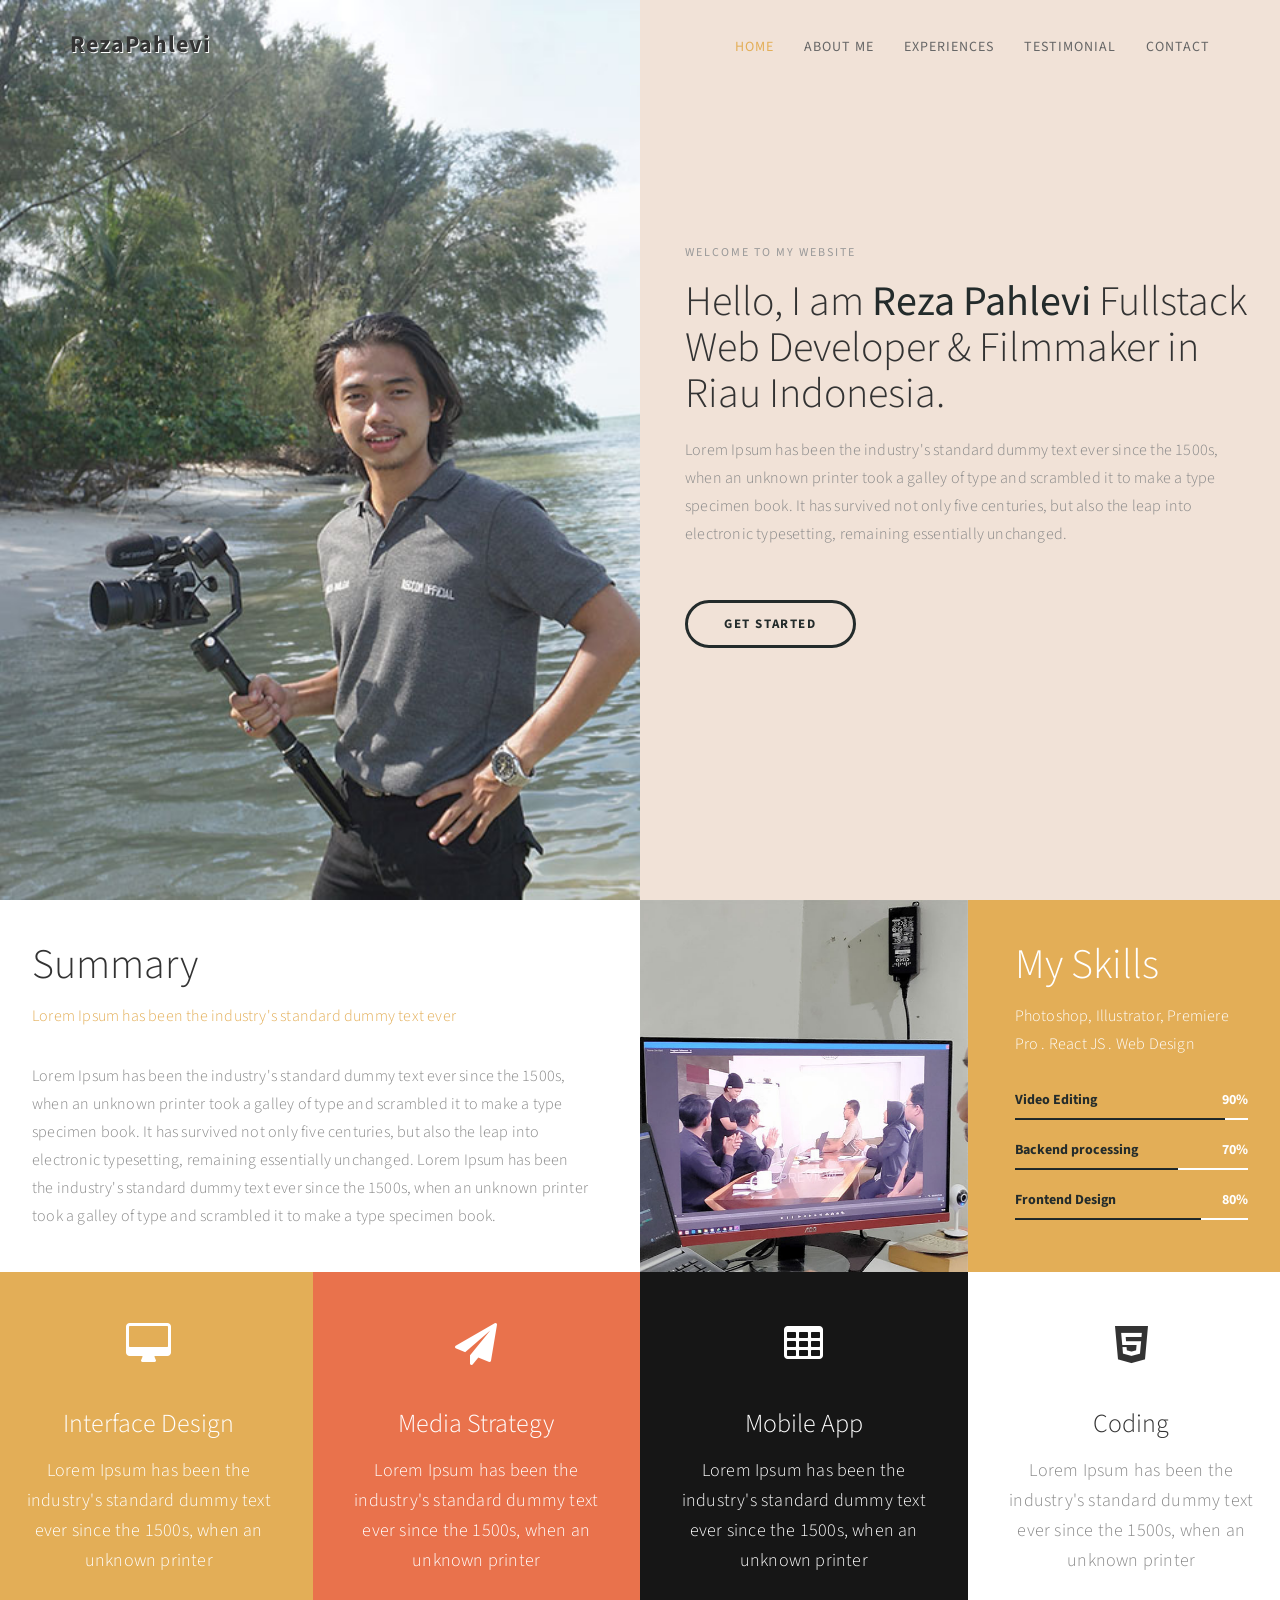
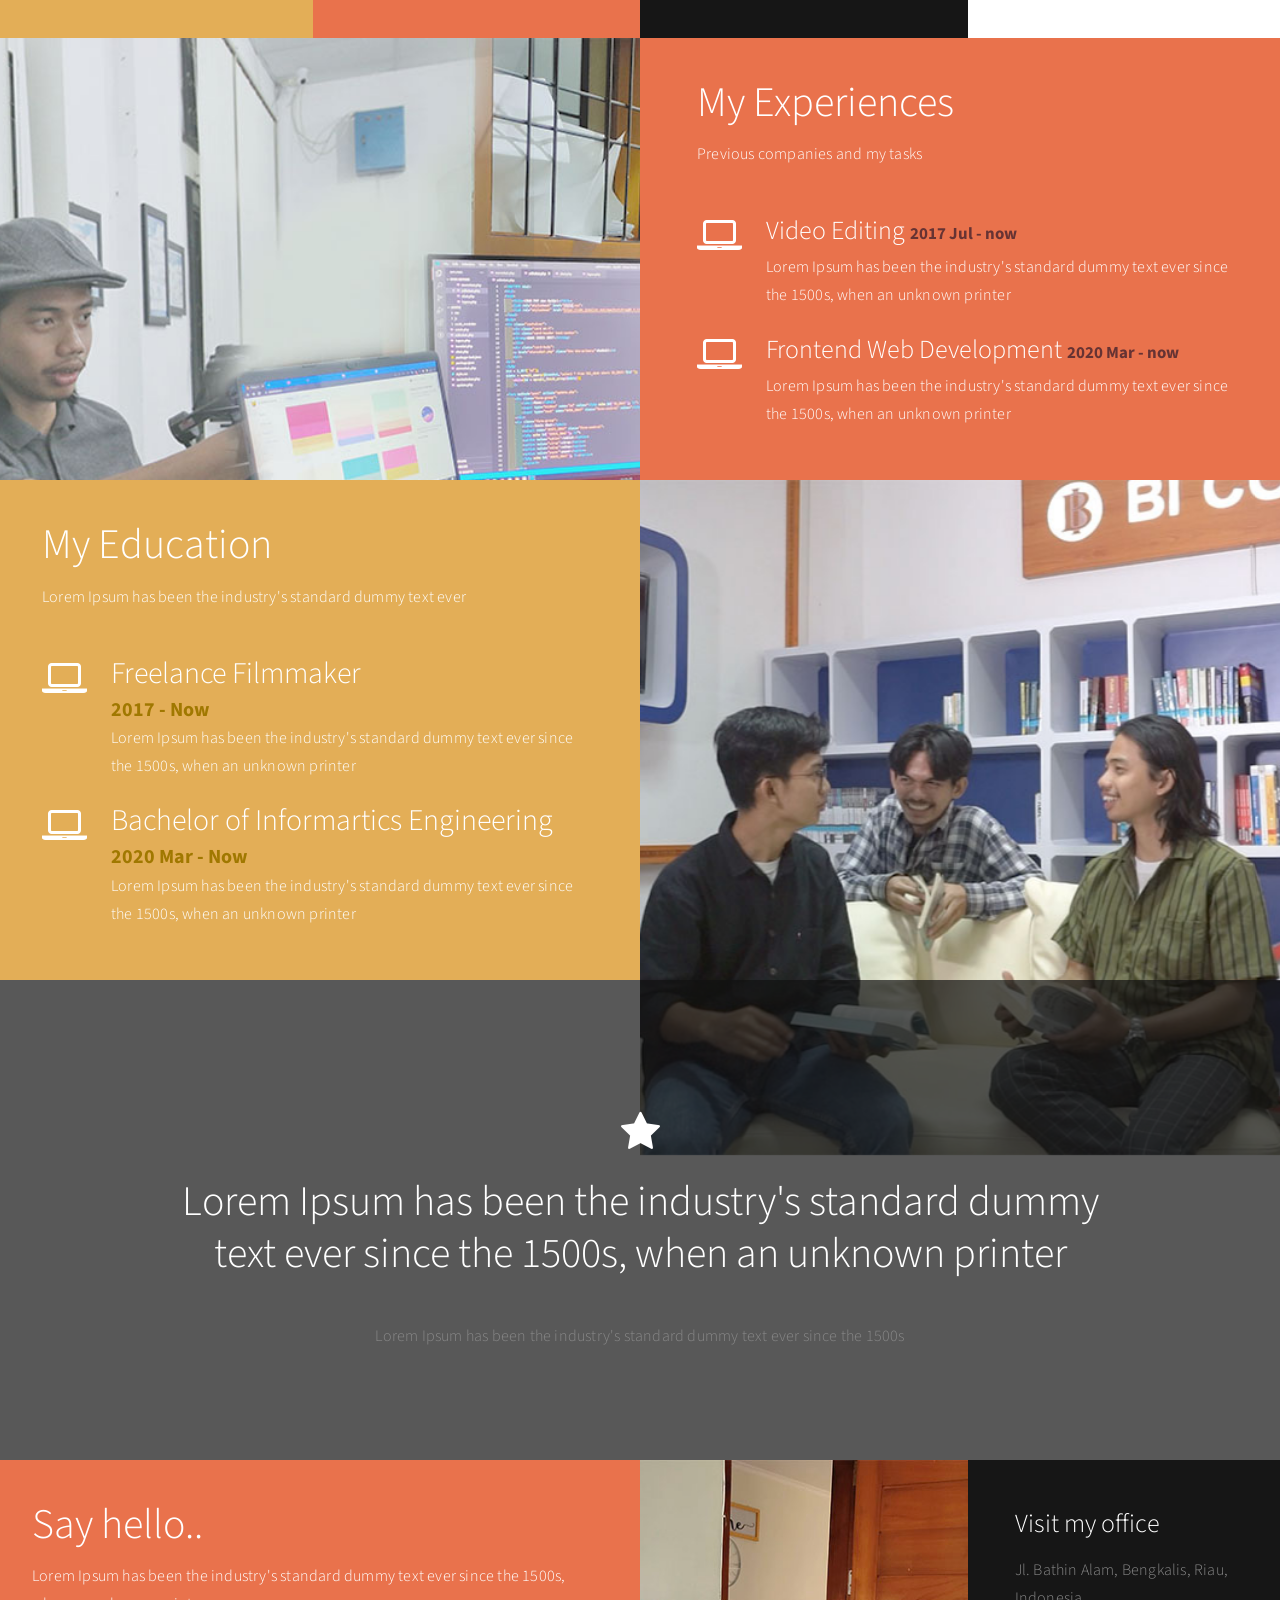
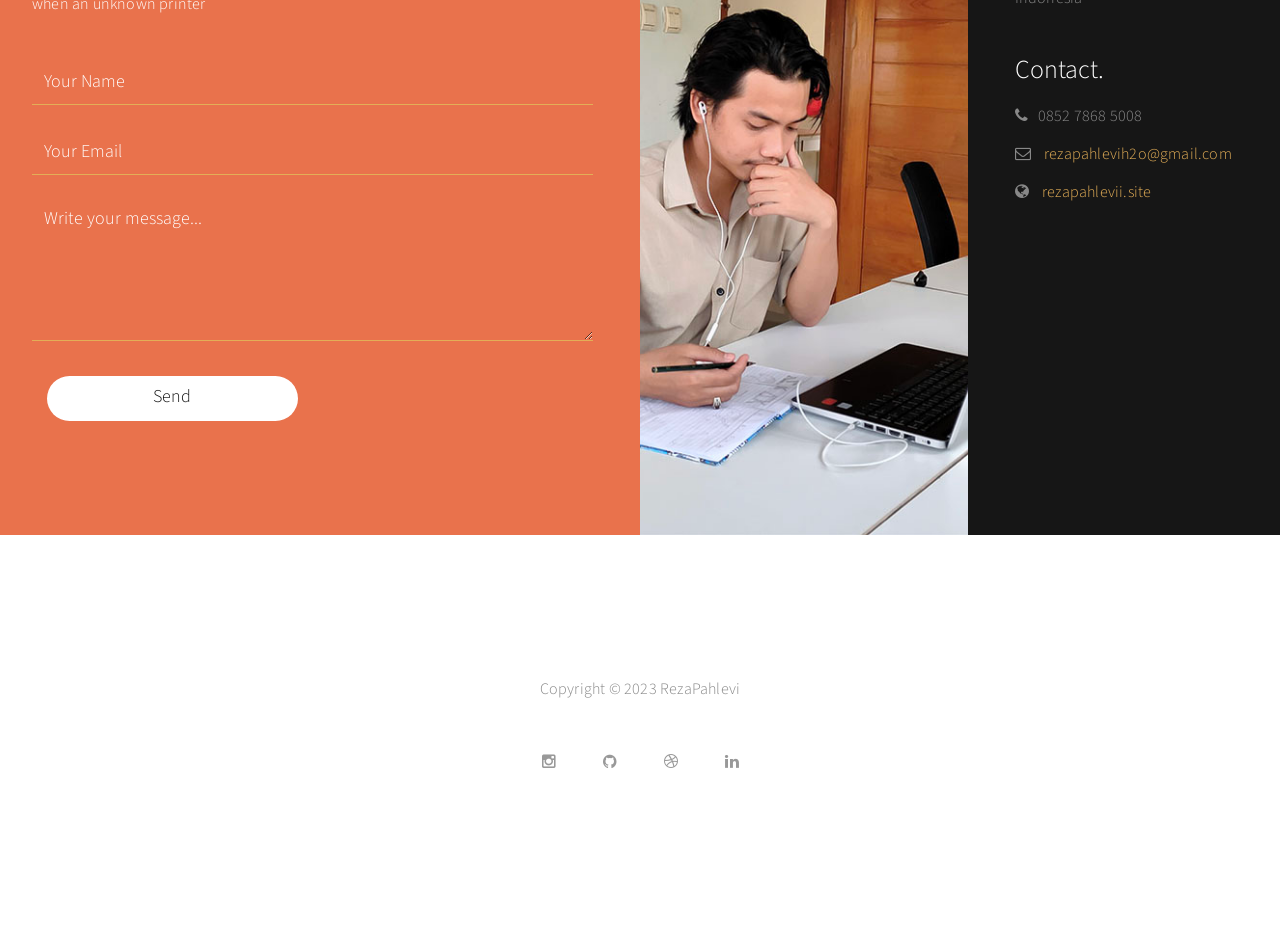
<file: index.html>
<!DOCTYPE html>
<html lang="en">
  <head>
    <meta charset="UTF-8" />
    <meta http-equiv="X-UA-Compatible" content="IE=Edge" />
    <meta name="description" content="" />
    <meta name="keywords" content="" />
    <meta name="author" content="" />
    <meta
      name="viewport"
      content="width=device-width, initial-scale=1, maximum-scale=1"
    />

    <title>Portofolio</title>
    <link rel="stylesheet" href="css/bootstrap.min.css" />
    <link rel="stylesheet" href="css/animate.css" />
    <link rel="stylesheet" href="css/font-awesome.min.css" />
    <link rel="stylesheet" href="css/templatemo-style.css" />

    <link
      href="https://fonts.googleapis.com/css?family=Source+Sans+Pro:300,400,700"
      rel="stylesheet"
    />
  </head>
  <body data-spy="scroll" data-target=".navbar-collapse" data-offset="50">
    <!-- PRE LOADER -->

    <div class="preloader">
      <div class="spinner">
        <span class="spinner-rotate"></span>
      </div>
    </div>

    <!-- Navigation Section -->

    <div class="navbar navbar-fixed-top custom-navbar" role="navigation">
      <div class="container">
        <!-- navbar header -->
        <div class="navbar-header">
          <button
            class="navbar-toggle"
            data-toggle="collapse"
            data-target=".navbar-collapse"
          >
            <span class="icon icon-bar"></span>
            <span class="icon icon-bar"></span>
            <span class="icon icon-bar"></span>
          </button>
          <a href="#" class="navbar-brand">RezaPahlevi</a>
        </div>

        <div class="collapse navbar-collapse">
          <ul class="nav navbar-nav navbar-right">
            <li><a href="#home" class="smoothScroll">Home</a></li>
            <li><a href="#about" class="smoothScroll">About Me</a></li>
            <li><a href="#experience" class="smoothScroll">Experiences</a></li>
            <li><a href="#quotes" class="smoothScroll">Testimonial</a></li>
            <li><a href="#contact" class="smoothScroll">Contact</a></li>
          </ul>
        </div>
      </div>
    </div>

    <!-- Home Section -->

    <section id="home" class="parallax-section">
      <div class="container">
        <div class="row">
          <div class="col-md-6 col-sm-6">
            <div class="home-img"></div>
          </div>

          <div class="col-md-6 col-sm-6">
            <div class="home-thumb">
              <div class="section-title">
                <h4 class="wow fadeInUp" data-wow-delay="0.3s">
                  welcome to my website
                </h4>
                <h1 class="wow fadeInUp" data-wow-delay="0.6s">
                  Hello, I am <strong>Reza Pahlevi</strong> Fullstack Web
                  Developer & Filmmaker in Riau Indonesia.
                </h1>
                <p class="wow fadeInUp" data-wow-delay="0.9s">
                  Lorem Ipsum has been the industry's standard dummy text ever
                  since the 1500s, when an unknown printer took a galley of type
                  and scrambled it to make a type specimen book. It has survived
                  not only five centuries, but also the leap into electronic
                  typesetting, remaining essentially unchanged.
                </p>

                <a
                  href="#about"
                  class="wow fadeInUp smoothScroll section-btn btn btn-success"
                  data-wow-delay="1.4s"
                  >Get Started</a
                >
              </div>
            </div>
          </div>
        </div>
      </div>
    </section>

    <!-- About Section -->

    <section id="about" class="parallax-section">
      <div class="container">
        <div class="row">
          <div class="col-md-6 col-sm-12">
            <div class="about-thumb">
              <div class="wow fadeInUp section-title" data-wow-delay="0.4s">
                <h1>Summary</h1>
                <p class="color-yellow">
                  Lorem Ipsum has been the industry's standard dummy text ever
                </p>
              </div>
              <div class="wow fadeInUp" data-wow-delay="0.8s">
                <p>
                  Lorem Ipsum has been the industry's standard dummy text ever
                  since the 1500s, when an unknown printer took a galley of type
                  and scrambled it to make a type specimen book. It has survived
                  not only five centuries, but also the leap into electronic
                  typesetting, remaining essentially unchanged. Lorem Ipsum has
                  been the industry's standard dummy text ever since the 1500s,
                  when an unknown printer took a galley of type and scrambled it
                  to make a type specimen book.
                </p>
              </div>
            </div>
          </div>

          <div class="col-md-3 col-sm-6">
            <div class="background-image about-img"></div>
          </div>

          <div class="bg-yellow col-md-3 col-sm-6">
            <div class="skill-thumb">
              <div
                class="wow fadeInUp section-title color-white"
                data-wow-delay="1.2s"
              >
                <h1>My Skills</h1>
                <p class="color-white">
                  Photoshop, Illustrator, Premiere Pro . React JS . Web Design
                </p>
              </div>

              <div class="wow fadeInUp skills-thumb" data-wow-delay="1.6s">
                <strong>Video Editing</strong>
                <span class="color-white pull-right">90%</span>
                <div class="progress">
                  <div
                    class="progress-bar progress-bar-primary"
                    role="progressbar"
                    aria-valuenow="90"
                    aria-valuemin="0"
                    aria-valuemax="100"
                    style="width: 90%"
                  ></div>
                </div>

                <strong>Backend processing</strong>
                <span class="color-white pull-right">70%</span>
                <div class="progress">
                  <div
                    class="progress-bar progress-bar-primary"
                    role="progressbar"
                    aria-valuenow="70"
                    aria-valuemin="0"
                    aria-valuemax="100"
                    style="width: 70%"
                  ></div>
                </div>

                <strong>Frontend Design</strong>
                <span class="color-white pull-right">80%</span>
                <div class="progress">
                  <div
                    class="progress-bar progress-bar-primary"
                    role="progressbar"
                    aria-valuenow="80"
                    aria-valuemin="0"
                    aria-valuemax="100"
                    style="width: 80%"
                  ></div>
                </div>
              </div>
            </div>
          </div>
        </div>
      </div>
    </section>

    <!-- Service Section -->

    <section id="service" class="parallax-section">
      <div class="container">
        <div class="row">
          <div class="bg-yellow col-md-3 col-sm-6">
            <div
              class="wow fadeInUp color-white service-thumb"
              data-wow-delay="0.8s"
            >
              <i class="fa fa-desktop"></i>
              <h3>Interface Design</h3>
              <p class="color-white">
                Lorem Ipsum has been the industry's standard dummy text ever
                since the 1500s, when an unknown printer
              </p>
            </div>
          </div>

          <div class="col-md-3 col-sm-6">
            <div
              class="wow fadeInUp color-white service-thumb"
              data-wow-delay="1.2s"
            >
              <i class="fa fa-paper-plane"></i>
              <h3>Media Strategy</h3>
              <p class="color-white">
                Lorem Ipsum has been the industry's standard dummy text ever
                since the 1500s, when an unknown printer
              </p>
            </div>
          </div>

          <div class="bg-dark col-md-3 col-sm-6">
            <div
              class="wow fadeInUp color-white service-thumb"
              data-wow-delay="1.6s"
            >
              <i class="fa fa-table"></i>
              <h3>Mobile App</h3>
              <p class="color-white">
                Lorem Ipsum has been the industry's standard dummy text ever
                since the 1500s, when an unknown printer
              </p>
            </div>
          </div>

          <div class="bg-white col-md-3 col-sm-6">
            <div class="wow fadeInUp service-thumb" data-wow-delay="1.8s">
              <i class="fa fa-html5"></i>
              <h3>Coding</h3>
              <p>
                Lorem Ipsum has been the industry's standard dummy text ever
                since the 1500s, when an unknown printer
              </p>
            </div>
          </div>
        </div>
      </div>
    </section>

    <!-- Experience Section -->

    <section id="experience" class="parallax-section">
      <div class="container">
        <div class="row">
          <div class="col-md-6 col-sm-6">
            <div class="background-image experience-img"></div>
          </div>

          <div class="col-md-6 col-sm-6">
            <div class="color-white experience-thumb">
              <div class="wow fadeInUp section-title" data-wow-delay="0.8s">
                <h1>My Experiences</h1>
                <p class="color-white">Previous companies and my tasks</p>
              </div>

              <div class="wow fadeInUp color-white media" data-wow-delay="1.2s">
                <div class="media-object media-left">
                  <i class="fa fa-laptop"></i>
                </div>
                <div class="media-body">
                  <h3 class="media-heading">
                    Video Editing <small>2017 Jul - now</small>
                  </h3>
                  <p class="color-white">
                    Lorem Ipsum has been the industry's standard dummy text ever
                    since the 1500s, when an unknown printer
                  </p>
                </div>
              </div>

              <div class="wow fadeInUp color-white media" data-wow-delay="1.6s">
                <div class="media-object media-left">
                  <i class="fa fa-laptop"></i>
                </div>
                <div class="media-body">
                  <h3 class="media-heading">
                    Frontend Web Development <small>2020 Mar - now</small>
                  </h3>
                  <p class="color-white">
                    Lorem Ipsum has been the industry's standard dummy text ever
                    since the 1500s, when an unknown printer
                  </p>
                </div>
              </div>
            </div>
          </div>
        </div>
      </div>
    </section>

    <!-- Education Section -->

    <section id="education" class="parallax-section">
      <div class="container">
        <div class="row">
          <div class="col-md-6 col-sm-6">
            <div class="color-white education-thumb">
              <div class="wow fadeInUp section-title" data-wow-delay="0.8s">
                <h1>My Education</h1>
                <p class="color-white">
                  Lorem Ipsum has been the industry's standard dummy text ever
                </p>
              </div>

              <div class="wow fadeInUp color-white media" data-wow-delay="1.2s">
                <div class="media-object media-left">
                  <i class="fa fa-laptop"></i>
                </div>
                <div class="media-body">
                  <h3 class="media-heading">Freelance Filmmaker</h3>
                  <small>2017 - Now</small>
                  <p class="color-white">
                    Lorem Ipsum has been the industry's standard dummy text ever
                    since the 1500s, when an unknown printer
                  </p>
                </div>
              </div>

              <div class="wow fadeInUp color-white media" data-wow-delay="1.6s">
                <div class="media-object media-left">
                  <i class="fa fa-laptop"></i>
                </div>
                <div class="media-body">
                  <h3 class="media-heading">
                    Bachelor of Informartics Engineering
                  </h3>
                  <small>2020 Mar - Now</small>
                  <p class="color-white">
                    Lorem Ipsum has been the industry's standard dummy text ever
                    since the 1500s, when an unknown printer
                  </p>
                </div>
              </div>
            </div>
          </div>

          <div class="col-md-6 col-sm-6">
            <div class="background-image education-img"></div>
          </div>
        </div>
      </div>
    </section>

    <!-- Quotes Section -->

    <section id="quotes" class="parallax-section">
      <div class="overlay"></div>
      <div class="container">
        <div class="row">
          <div class="col-md-offset-1 col-md-10 col-sm-12">
            <i class="wow fadeInUp fa fa-star" data-wow-delay="0.6s"></i>
            <h2 class="wow fadeInUp" data-wow-delay="0.8s">
              Lorem Ipsum has been the industry's standard dummy text ever since
              the 1500s, when an unknown printer
            </h2>
            <p class="wow fadeInUp" data-wow-delay="1s">
              Lorem Ipsum has been the industry's standard dummy text ever since
              the 1500s
            </p>
          </div>
        </div>
      </div>
    </section>

    <!-- Contact Section -->

    <section id="contact" class="parallax-section">
      <div class="container">
        <div class="row">
          <div class="col-md-6 col-sm-12">
            <div class="contact-form">
              <div class="wow fadeInUp section-title" data-wow-delay="0.2s">
                <h1 class="color-white">Say hello..</h1>
                <p class="color-white">
                  Lorem Ipsum has been the industry's standard dummy text ever
                  since the 1500s, when an unknown printer
                </p>
              </div>

              <div id="contact-form">
                <form action="#template-mo" method="post">
                  <div class="wow fadeInUp" data-wow-delay="1s">
                    <input
                      name="fullname"
                      type="text"
                      class="form-control"
                      id="fullname"
                      placeholder="Your Name"
                    />
                  </div>
                  <div class="wow fadeInUp" data-wow-delay="1.2s">
                    <input
                      name="email"
                      type="email"
                      class="form-control"
                      id="email"
                      placeholder="Your Email"
                    />
                  </div>
                  <div class="wow fadeInUp" data-wow-delay="1.4s">
                    <textarea
                      name="message"
                      rows="5"
                      class="form-control"
                      id="message"
                      placeholder="Write your message..."
                    ></textarea>
                  </div>
                  <div
                    class="wow fadeInUp col-md-6 col-sm-8"
                    data-wow-delay="1.6s"
                  >
                    <input
                      name="submit"
                      type="submit"
                      class="form-control"
                      id="submit"
                      value="Send"
                    />
                  </div>
                </form>
              </div>
            </div>
          </div>

          <div class="col-md-3 col-sm-6">
            <div class="background-image contact-img"></div>
          </div>

          <div class="bg-dark col-md-3 col-sm-6">
            <div class="contact-thumb">
              <div class="wow fadeInUp contact-info" data-wow-delay="0.6s">
                <h3 class="color-white">Visit my office</h3>
                <p>Jl. Bathin Alam, Bengkalis, Riau, Indonesia</p>
              </div>

              <div class="wow fadeInUp contact-info" data-wow-delay="0.8s">
                <h3 class="color-white">Contact.</h3>
                <p><i class="fa fa-phone"></i>0852 7868 5008</p>
                <p>
                  <i class="fa fa-envelope-o"></i>
                  <a href="mailto:rezapahlevih2o@gmail.com"
                    >rezapahlevih2o@gmail.com</a
                  >
                </p>
                <p>
                  <i class="fa fa-globe"></i> <a href="https://rezapahlevii.github.io">rezapahlevii.site</a>
                </p>
              </div>
            </div>
          </div>
        </div>
      </div>
    </section>

    <!-- Footer Section -->

    <footer>
      <div class="container">
        <div class="row">
          <div class="col-md-12 col-sm-12">
            <div class="wow fadeInUp footer-copyright" data-wow-delay="1.8s">
              <p>Copyright &copy; 2023 RezaPahlevi</p>
            </div>
            <ul class="wow fadeInUp social-icon" data-wow-delay="2s">
              <li><a href="https://www.instagram.com/pahlevi_02/" class="fa fa-instagram"></a></li>
              <li><a href="https://github.com/RezaPahlevii" class="fa fa-github"></a></li>
              <li><a href="#" class="fa fa-dribbble"></a></li>
              <li><a href="https://www.linkedin.com/in/reza-pahlevi-h2o/" class="fa fa-linkedin"></a></li>
            </ul>
          </div>
        </div>
      </div>
    </footer>

    <!-- SCRIPTS -->

    <script src="js/jquery.js"></script>
    <script src="js/bootstrap.min.js"></script>
    <script src="js/jquery.parallax.js"></script>
    <script src="js/smoothscroll.js"></script>
    <script src="js/wow.min.js"></script>
    <script src="js/custom.js"></script>
  </body>
</html>
</file>
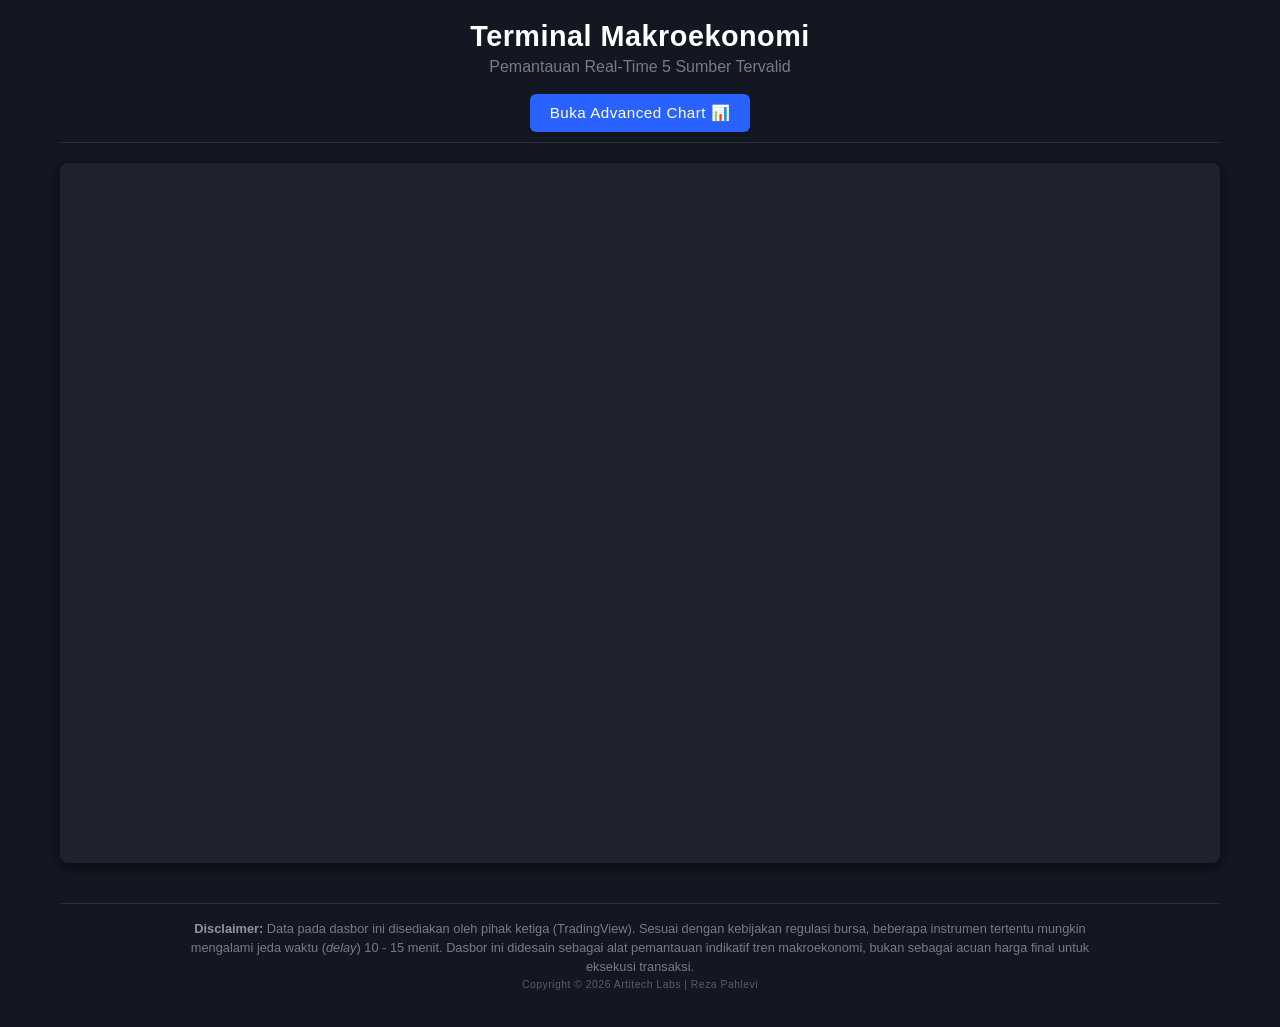
<file: trading/index.html>
<!DOCTYPE html>
<html lang="id">
<head>
    <meta charset="UTF-8">
    <meta name="viewport" content="width=device-width, initial-scale=1.0">
    <title>Dasbor Makro: Emas, Dolar, Minyak</title>
    <link rel="stylesheet" href="style.css">
    <link rel="icon" href="img/logo1.png">
</head>
<body>
    <div class="dashboard-container">
        <header class="header">
            <h1>Terminal Makroekonomi</h1>
            <p>Pemantauan Real-Time 5 Sumber Tervalid</p>
            <nav class="nav-container">
                <a href="chart.html" class="nav-btn">Buka Advanced Chart 📊</a>
            </nav>
        </header>
        <main class="widget-wrapper" id="tradingview-container">
        </main>
        <footer class="disclaimer-note">
             <p><strong>Disclaimer:</strong> Data pada dasbor ini disediakan oleh pihak ketiga (TradingView). Sesuai dengan kebijakan regulasi bursa, beberapa instrumen tertentu mungkin mengalami jeda waktu (<em>delay</em>) 10 - 15 menit. Dasbor ini didesain sebagai alat pemantauan indikatif tren makroekonomi, bukan sebagai acuan harga final untuk eksekusi transaksi.</p>
            <p class="copyright-text">Copyright &copy; 2026 Artitech Labs | Reza Pahlevi</p>
        </footer>
    </div>
    <script src="script.js"></script>
</body>
</html>
</file>
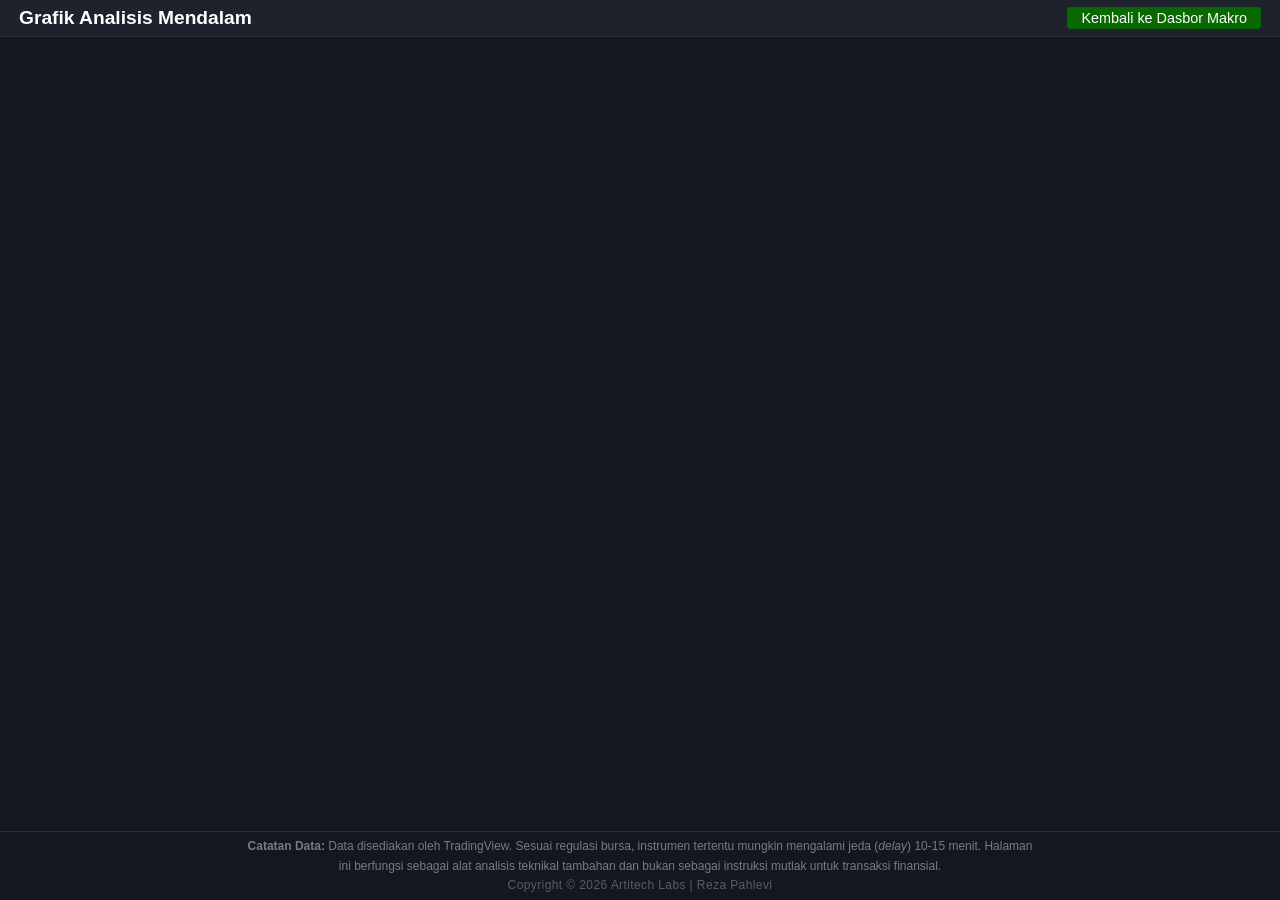
<file: trading/chart.html>
<!DOCTYPE html>
<html lang="id">
<head>
    <meta charset="UTF-8">
    <meta name="viewport" content="width=device-width, initial-scale=1.0">
    <title>Terminal Analisis Teknikal</title>
    <link rel="icon" href="img/logo2.png">
    <style>
        /* CSS Reset dan Tema Gelap */
        * { margin: 0; padding: 0; box-sizing: border-box; font-family: -apple-system, BlinkMacSystemFont, "Segoe UI", Roboto, Helvetica, Arial, sans-serif; }
        body { background-color: #131722; color: #d1d4dc; height: 100vh; display: flex; flex-direction: column; overflow: hidden; }
        
        .btn-back {
            padding: 6px 14px;
            background-color: #2a2e39;
            color: #d1d4dc;
            text-decoration: none;
            border: 1px solid #363c4e;
            border-radius: 4px;
            font-size: 0.85rem;
            transition: all 0.2s;
        }
        .btn-back:hover { background-color: #363c4e; color: #ffffff; }

        /* Kontainer Grafik dengan Tinggi Prioritas */
        .chart-container { 
            width: 100%; 
            height: 85vh; /* Mengambil 85% tinggi layar agar grafik lega */
            background-color: #131722;
        }

        /* Footer di Letakkan Paling Bawah (Akan muncul saat scroll) */
        .disclaimer-note {
            padding: 5px; /* Memberi ruang napas lebih luas di bawah grafik */
            background-color: #131722;
            border-top: 1px solid #2a2e39;
            text-align: center;
        }
        .disclaimer-note p {
            font-size: 0.75rem;
            color: #787b86;
            line-height: 1.6;
            max-width: 800px;
            margin: 0 auto;
        }

        /* Navigasi Atas */
        .top-nav { display: flex; justify-content: space-between; align-items: center; padding: 7px 19px; background-color: #1e222d; border-bottom: 1px solid #2a2e39; }
        .top-nav h1 { font-size: 1.2rem; font-weight: 600; color: #ffffff; }
        .top-nav a { padding: 3px 14px; background-color: #076900; color: white; text-decoration: none; border-radius: 4px; font-size: 0.9rem; transition: background 0.3s; }
        .top-nav a:hover { background-color: #1e53e5; }
        
        /* Kontainer Utama Grafik */
        .chart-container { flex: 1; width: 100%; position: relative; }

        .copyright-text {margin-top: 10px; font-size: 0.65rem; color: #5d606b; opacity: 0.7; letter-spacing: 0.4px;
}
    </style>
</head>
<body>

    <!-- Bar Navigasi -->
    <header class="top-nav">
        <h1>Grafik Analisis Mendalam</h1>
        <a href="index.html">Kembali ke Dasbor Makro</a>
    </header>

    <!-- Kontainer injeksi Widget TradingView -->
    <main class="chart-container" id="tv_chart_container"></main>

    <footer class="disclaimer-note">
    <p><strong>Catatan Data:</strong> Data disediakan oleh TradingView. Sesuai regulasi bursa, instrumen tertentu mungkin mengalami jeda (<em>delay</em>) 10-15 menit. Halaman ini berfungsi sebagai alat analisis teknikal tambahan dan bukan sebagai instruksi mutlak untuk transaksi finansial.</p>
    <p class="copyright-text">Copyright &copy; 2026 Artitech Labs | Reza Pahlevi</p>
</footer>

    <!-- Pustaka JavaScript TradingView -->
    <script type="text/javascript" src="https://s3.tradingview.com/tv.js"></script>
    
    <!-- Konfigurasi Parameter Grafik -->
    <script type="text/javascript">
        new TradingView.widget({
            "autosize": true,
            "symbol": "INDEX:DXY",           // Simbol default saat halaman dibuka
            "interval": "D",                 // Timeframe: 'D' untuk Daily (Harian)
            "timezone": "Asia/Jakarta",      // Sinkronisasi dengan Waktu Indonesia Barat
            "theme": "dark",
            "style": "1",                    // 1 = Grafik Candlestick
            "locale": "id",
            "enable_publishing": false,
            "backgroundColor": "#131722",
            "gridColor": "#1f293d",
            "hide_top_toolbar": false,       // Wajib false agar Anda bisa mencari instrumen lain
            "hide_legend": false,
            "save_image": false,
            "container_id": "tv_chart_container",
            
            // Injeksi Indikator Otomatis (Set and Forget)
            "studies": [
                "BB@tv-basicstudies",        // Algoritma Bollinger Bands
                "Moving Average@tv-basicstudies" // Algoritma Moving Average
            ],
            
            // Menyediakan Watchlist bawaan di bilah kanan
            "watchlist": [
                "INDEX:DXY",
                "OANDA:XAUUSD",
                "TVC:UKOIL",
                "OANDA:EURUSD"
            ],
            "details": true,
            "hotlist": false,
            "calendar": false
        });
    </script>

</body>
</html>
</file>
<file: css/templatemo-style.css>
/*

Stimulus Template

http://www.templatemo.com/tm-498-stimulus

*/

body {
	background: #ffffff;
    font-family: 'Source Sans Pro', sans-serif;
    font-style: normal;
	font-weight: 300;
    overflow-x: hidden;
}

html,body {
  width: 100%;
  height: 100%;
}


/*---------------------------------------
    Typorgraphy              
-----------------------------------------*/

h1,h2,h3,h4,h5,h6 {
  font-style: normal;
  font-weight: 300;
}

h1,h2,h3 {
  font-weight: 300;
}

h1 {
  font-size: 42px;
  padding-bottom: 14px;
  margin-bottom: 0px;
}

h2 {
  font-size: 42px;
  line-height: 52px;
  margin-top: 0px;
}

h3 {
  font-size: 26px;
  line-height: 32px;
  padding-bottom: 6px;
}

h4 {
  color: #999;
  font-size: 12px;
  font-weight: normal;
  letter-spacing: 2px;
  text-transform: uppercase;
  padding-top: 6px;
}

h5 {
  color: #666666;
}

strong {
  color: #232B2B;
  font-weight: normal;
}

p {
    color: #888;
    font-size: 16px;
    font-weight: 300;
    line-height: 28px;
    letter-spacing: 0.2px;
}

.section-btn {
  background-color: transparent;
  border: 3px solid #232B2B;
  border-radius: 100px;
  color: #232B2B;
  font-size: 13px;
  font-weight: bold;
  letter-spacing: 1.6px;
  padding: 12px 36px;
  margin-top: 42px;
  transition: all 0.4s ease-in-out;
  text-transform: uppercase;
}

.section-btn:hover {
  background: #E3AE57;
  border-color: transparent;
  color: #ffffff;
}

.btn-success:focus {
  background-color: #000;
  border-color: transparent;
}

.parallax-section {
  background-attachment: fixed !important;
  background-size: cover !important;
}

.section-title {
  position: relative;
  padding-bottom: 22px;
}

#about,
#service,
#experience,
#education,
#contact {
  position: relative;
}

#home .container,
#about .container, 
#experience .container,
#service .container,
#education .container,
#contact .container {
  width: 100%;
  padding: 0;
  margin: 0;
}

#experience .experience-thumb,
#education .education-thumb  {
  padding: 22px 42px 42px 42px;
}

#service,
#quotes,
footer {
  text-align: center;
}

#experience,
#education {
  background: #E9724C;
}

.background-image {
    background-position: 50% 50% !important;
    background-size: cover !important;
    width: 100%;
    height: 100%;
    min-height: 75vh;
    position: absolute;
    top: 0;
    right: 0;
    bottom: 0;
    left: 0;
}

.color-white {
  color: #ffffff;
}

.color-yellow {
  color: #E3AE57;
}

.bg-yellow {
  background: #E3AE57;
}

.bg-white {
  background: #ffffff;
}

.bg-dark {
  background: #161616;
}



/*---------------------------------------
    General               
-----------------------------------------*/

html{
  -webkit-font-smoothing: antialiased;
}

a {
  color: #E3AE57;
  -webkit-transition: 0.5s;
  -o-transition: 0.5s;
  transition: 0.5s;
  text-decoration: none !important;
}
a:hover, a:active, a:focus {
  color: #E3AE57;
  outline: none;
}

* {
  -webkit-box-sizing: border-box;
  -moz-box-sizing: border-box;
  box-sizing: border-box;
}

*:before,
*:after {
  -webkit-box-sizing: border-box;
  -moz-box-sizing: border-box;
  box-sizing: border-box;
}



/*---------------------------------------
    Preloader section              
-----------------------------------------*/

.preloader {
  position: fixed;
  top: 0;
  left: 0;
  width: 100%;
  height: 100%;
  z-index: 99999;
  display: flex;
  flex-flow: row nowrap;
  justify-content: center;
  align-items: center;
  background: none repeat scroll 0 0 #ffffff;
}

.spinner {
  border: 1px solid transparent;
  border-radius: 5px;
  position: relative;
}

.spinner:before {
  content: '';
  box-sizing: border-box;
  position: absolute;
  top: 50%;
  left: 50%;
  width: 30px;
  height: 30px;
  margin-top: -10px;
  margin-left: -10px;
  border-radius: 50%;
  border: 2px solid #E3AE57;
  border-top-color: #f9f9f9;
  animation: spinner .6s linear infinite;
}

@-webkit-@keyframes spinner {
  to {transform: rotate(360deg);}
}

@keyframes spinner {
  to {transform: rotate(360deg);}
}



/*---------------------------------------
    Navigation section              
-----------------------------------------*/

.custom-navbar {
    margin-bottom: 0;
    background-color: #ffffff;
}

.custom-navbar .navbar-brand {
    color: #333;
	text-shadow: 1px 1px #fff;
    font-weight: bold;
    font-size: 24px;
    line-height: 35px;
    letter-spacing: 1px;
}

.custom-navbar .nav li a {
    color: #666;
    font-size: 14px;
    font-weight: 400;
    letter-spacing: 1px;
    text-transform: uppercase;
    line-height: 40px;
    transition: all 0.4s ease-in-out;
}

.custom-navbar .nav li a:hover {
    background: transparent;
    color: #E3AE57;
}

.custom-navbar .navbar-nav > li > a:hover,
.custom-navbar .navbar-nav > li > a:focus {
  background-color: transparent;
}

.custom-navbar .nav li.active > a {
    background-color: transparent;
    color: #E3AE57;
}

.custom-navbar .navbar-toggle {
    border: none;
    padding-top: 10px;
}

.custom-navbar .navbar-toggle {
    background-color: transparent;
}

.custom-navbar .navbar-toggle .icon-bar {
    background: #E3AE57;
    border-color: transparent;
}

@media(min-width:768px) {
    .custom-navbar {
        padding: 12px 0;
        border-bottom: 0;
        background: 0 0; 
    }
    .custom-navbar.top-nav-collapse {
        background: #ffffff;
        box-shadow: 0px 2px 8px 0px rgba(50, 50, 50, 0.08);
        padding: 0;
    }

}



/*---------------------------------------
    Home section              
-----------------------------------------*/

#home h1 {
  padding-bottom: 18px;
}

#home .col-md-6 {
  background: #f1e2d7;
/* light blue color: #c3eafd; */
  padding-right: 0;
  padding-left: 0;
}

#home .home-img {
  background: url('../images/levi.JPG') no-repeat;
  background-size: cover;
  background-position: 50% 50%;
  width: 100%;
  height: 100vh;
}

#home .home-thumb {
  display: -webkit-box;
  display: -webkit-flex;
  display: -ms-flexbox;
  display: flex;
  -webkit-box-align: center;
  -webkit-align-items: center;
  -ms-flex-align: center;
  align-items: center;
  height: 100vh;
  padding: 0 45px 0 45px;
}



/*---------------------------------------
   About section              
-----------------------------------------*/

#about .about-img {
    background: url('../images/about-img.jpg') no-repeat;
}

#about .about-thumb,
#about .skill-thumb {
  padding: 22px 32px 32px 32px;
}

#about .progress {
  background: #ffffff;
  border-radius: 0px;
  box-shadow: none;
  height: 2px;
}

#about .progress-bar-primary {
  background: #232B2B;
}

#about strong,
#about span {
  font-weight: bold;
  display: inline-block;
  padding-bottom: 8px;
}



/*---------------------------------------
    Service section              
-----------------------------------------*/

#service {
  background: #E9724C;
}

#service p {
  font-size: 18px;
  line-height: 30px;
}

#service .service-thumb {
  padding: 52px 22px 52px 22px;
}

#service .service-thumb .fa {
  font-size: 42px;
  padding-bottom: 22px;
}



/*---------------------------------------
    Experience section              
-----------------------------------------*/

#experience .experience-img {
  background: url('../images/experience-img.jpg') no-repeat;
}

#experience .media-heading {
  margin-bottom: 0px;
}

#experience .media .fa {
  font-size: 42px;
  margin-right: 14px;
}

#experience small {
  color: #633;
  font-weight: bold;
}

/*---------------------------------------
    Education section              
-----------------------------------------*/

#education {
  background: #E3AE57;
}

#education .education-img {
  background: url('../images/education-img.jpg') no-repeat;
}

#education .media-heading {
  margin-bottom: 0px;
  font-size: 30px;
}

#education .media .fa {
  font-size: 42px;
  margin-right: 14px;
}

#education small {
  color: #a07800;
  font-weight: bold;
  font-size: 20px;
}



/*---------------------------------------
   Quotes section              
-----------------------------------------*/

#quotes {
    background: url('../images/quotes-bg.jpg') 50% 0 repeat-y fixed;
    background-size: cover;
    background-position: center center;
    color: #ffffff;
    position: relative;
    padding: 100px 0px;
}

#quotes .overlay {
    background: #121212;
    width: 100%;
    height: 100%;
    position: absolute;
    top: 0;
    opacity: 0.7;
}

#quotes .fa {
  font-size: 42px;
  margin-top: 32px;
  margin-bottom: 22px;
}

#quotes p {
  padding-top: 32px;
}


/*---------------------------------------
    Contact section              
-----------------------------------------*/

#contact {
  background: #E9724C;
}

#contact .contact-form,
#contact .contact-thumb {
  padding: 22px 32px 22px 32px;
  min-height: 75vh;
}

#contact .contact-img {
  background: url('../images/contact-img.jpg') no-repeat;
  min-height: 75vh;
}

#contact .contact-info {
  padding-top: 6px;
  padding-bottom: 6px;
}

#contact .form-control::-moz-placeholder{color:#ffffff;opacity:1}
#contact .form-control:-ms-input-placeholder{color:#ffffff}
#contact .form-control::-webkit-input-placeholder{color:#ffffff}

#contact .form-control {
  background: transparent;
  border: none;
  border-bottom: 1px solid #E3AE57;
  border-radius: 0px;
  box-shadow: none;
  color: #ffffff;
  font-size: 18px;
  margin-top: 10px;
  margin-bottom: 25px;
  transition: all 0.4s ease-in-out;
}

#contact .form-control:focus {
  border-bottom-color: #ffffff;
}

#contact input {
  height: 45px;
}

#contact input[type="submit"] {
  background: #ffffff;
  border: 2px solid transparent;
  border-radius: 40px;
  color: #161616;
  padding-bottom: 10px;
}

#contact input[type="submit"]:hover {
  background: transparent;
  border-color: #ffffff;
  color: #ffffff;
}

#contact .fa {
  padding-right: 10px;
}



/*---------------------------------------
   Footer section              
-----------------------------------------*/

footer {
    padding: 140px 0px;
}



/*---------------------------------------
   Social icon             
-----------------------------------------*/

.social-icon {
    position: relative;
    padding: 0;
    margin: 0;
    text-align: center;
}

.social-icon li {
    display: inline-block;
    list-style: none;
}

.social-icon li a {
    border: 2px solid transparent;
    color: #999;
    border-radius: 100px;
    cursor: pointer;
    font-size: 16px;
    text-decoration: none;
    transition: all 0.4s ease-in-out;
    width: 50px;
    height: 50px;
    line-height: 50px;
    text-align: center;
    vertical-align: middle;
    position: relative;
    margin: 22px 4px 10px 4px;
}

.social-icon li a:hover {
    background: #E3AE57;
    border-color: #ffffff;
    color: #ffffff;
    transform: scale(1.1);
}



/*---------------------------------------
   Mobile Responsive         
-----------------------------------------*/

@media only screen and (max-width: 580px) {
  h1 {
    font-size: 32px;
  }

  h2 {
    font-size: 28px;
    line-height: inherit;
  }

  h3 {
    font-size: 22px;
    line-height: inherit;
  }
}

@media only screen and (max-width: 767px) {
  .custom-navbar .navbar-brand {
    line-height: 18px;
  }

  #home .home-thumb {
    height: auto;
    padding-top: 32px;
    padding-bottom: 12px;
  }

  #home .container,
  #about .container, 
  #experience .container,
  #service .container,
  #education .container,
  #contact .container {
    padding-right: 15px;
    padding-left: 15px;
  }

  #about .col-md-3,
  #experience .col-md-6,
  #education .col-md-6,
  #contact .col-md-3 {
    padding: 0;
    margin: 0;
  }

  .background-image {
    position: relative;
    min-height: 65vh;
  }
}

@media only screen and (max-width: 1024px) {
  .section-title {
    padding-bottom: 12px;
  }

  footer {
    padding: 40px 0;
  }
}
</file>
<file: trading/style.css>
/* Mengatur ulang margin default dan font sistem standar developer */
* {
    margin: 0;
    padding: 0;
    box-sizing: border-box;
    font-family: -apple-system, BlinkMacSystemFont, "Segoe UI", Roboto, Helvetica, Arial, sans-serif;
}

/* Latar belakang gelap elegan (Mirip terminal IDE) */
body {
    background-color: #131722; 
    color: #d1d4dc;
    display: flex;
    justify-content: center;
    min-height: 100vh;
}

.dashboard-container {
    width: 100%;
    max-width: 1200px;
    padding: 20px;
    display: flex;
    flex-direction: column;
    gap: 20px;
}

.header {
    text-align: center;
    padding-bottom: 10px;
    border-bottom: 1px solid #2a2e39;
}

.header h1 {
    font-size: 1.8rem;
    color: #ffffff;
    margin-bottom: 5px;
    letter-spacing: 0.5px;
}

.header p {
    font-size: 1rem;
    color: #787b86;
}

/* Kontainer widget responsif */
.widget-wrapper {
    width: 100%;
    height: 700px;
    background-color: #1e222d;
    border-radius: 8px;
    overflow: hidden;
    box-shadow: 0 4px 15px rgba(0, 0, 0, 0.6);
}

/* Adaptasi untuk layar HP/Mobile */
@media (max-width: 768px) {
    .widget-wrapper {
        height: 600px;
    }
    .header h1 {
        font-size: 1.4rem;
    }
    .header p {
        font-size: 0.85rem;
    }
}

/* --- Konfigurasi UI Bar Navigasi --- */
.nav-container {
    margin-top: 18px;
}

.nav-btn {
    display: inline-block;
    padding: 10px 20px;
    background-color: #2962ff;
    color: #ffffff;
    text-decoration: none;
    border-radius: 6px;
    font-size: 0.95rem;
    font-weight: 500;
    letter-spacing: 0.5px;
    transition: background-color 0.2s ease, transform 0.1s ease;
    box-shadow: 0 2px 4px rgba(0, 0, 0, 0.2);
}

/* Efek interaktif saat kursor diarahkan ke tombol */
.nav-btn:hover {
    background-color: #1e53e5;
    transform: translateY(-2px);
    box-shadow: 0 4px 8px rgba(0, 0, 0, 0.3);
}

/* Penyesuaian jarak untuk layar HP */
@media (max-width: 768px) {
    .nav-container {
        margin-top: 12px;
    }
    .nav-btn {
        padding: 8px 16px;
        font-size: 0.85rem;
    }
}

/* --- Konfigurasi UI Catatan Disclaimer --- */
.disclaimer-note {
    margin-top: 20px;
    padding: 15px;
    border-top: 1px solid #2a2e39; /* Garis pemisah tipis */
    text-align: center;
}

.disclaimer-note p {
    font-size: 0.8rem; /* Ukuran teks yang lebih kecil agar tidak mendominasi */
    color: #787b86; /* Warna abu-abu redup standar TradingView */
    line-height: 1.5;
    max-width: 900px;
    margin: 0 auto;
}

.disclaimer-note strong {
    color: #9094a0; /* Menonjolkan kata 'Catatan Data' */
}

/* Styling khusus untuk teks copyright */
.copyright-text {
    margin-top: 12px;
    font-size: 0.65rem !important; /* Ukuran lebih kecil dari disclaimer */
    color: #5d606b; /* Warna lebih redup agar tidak mencolok */
    letter-spacing: 0.5px;
    opacity: 0.7;
}
</file>
